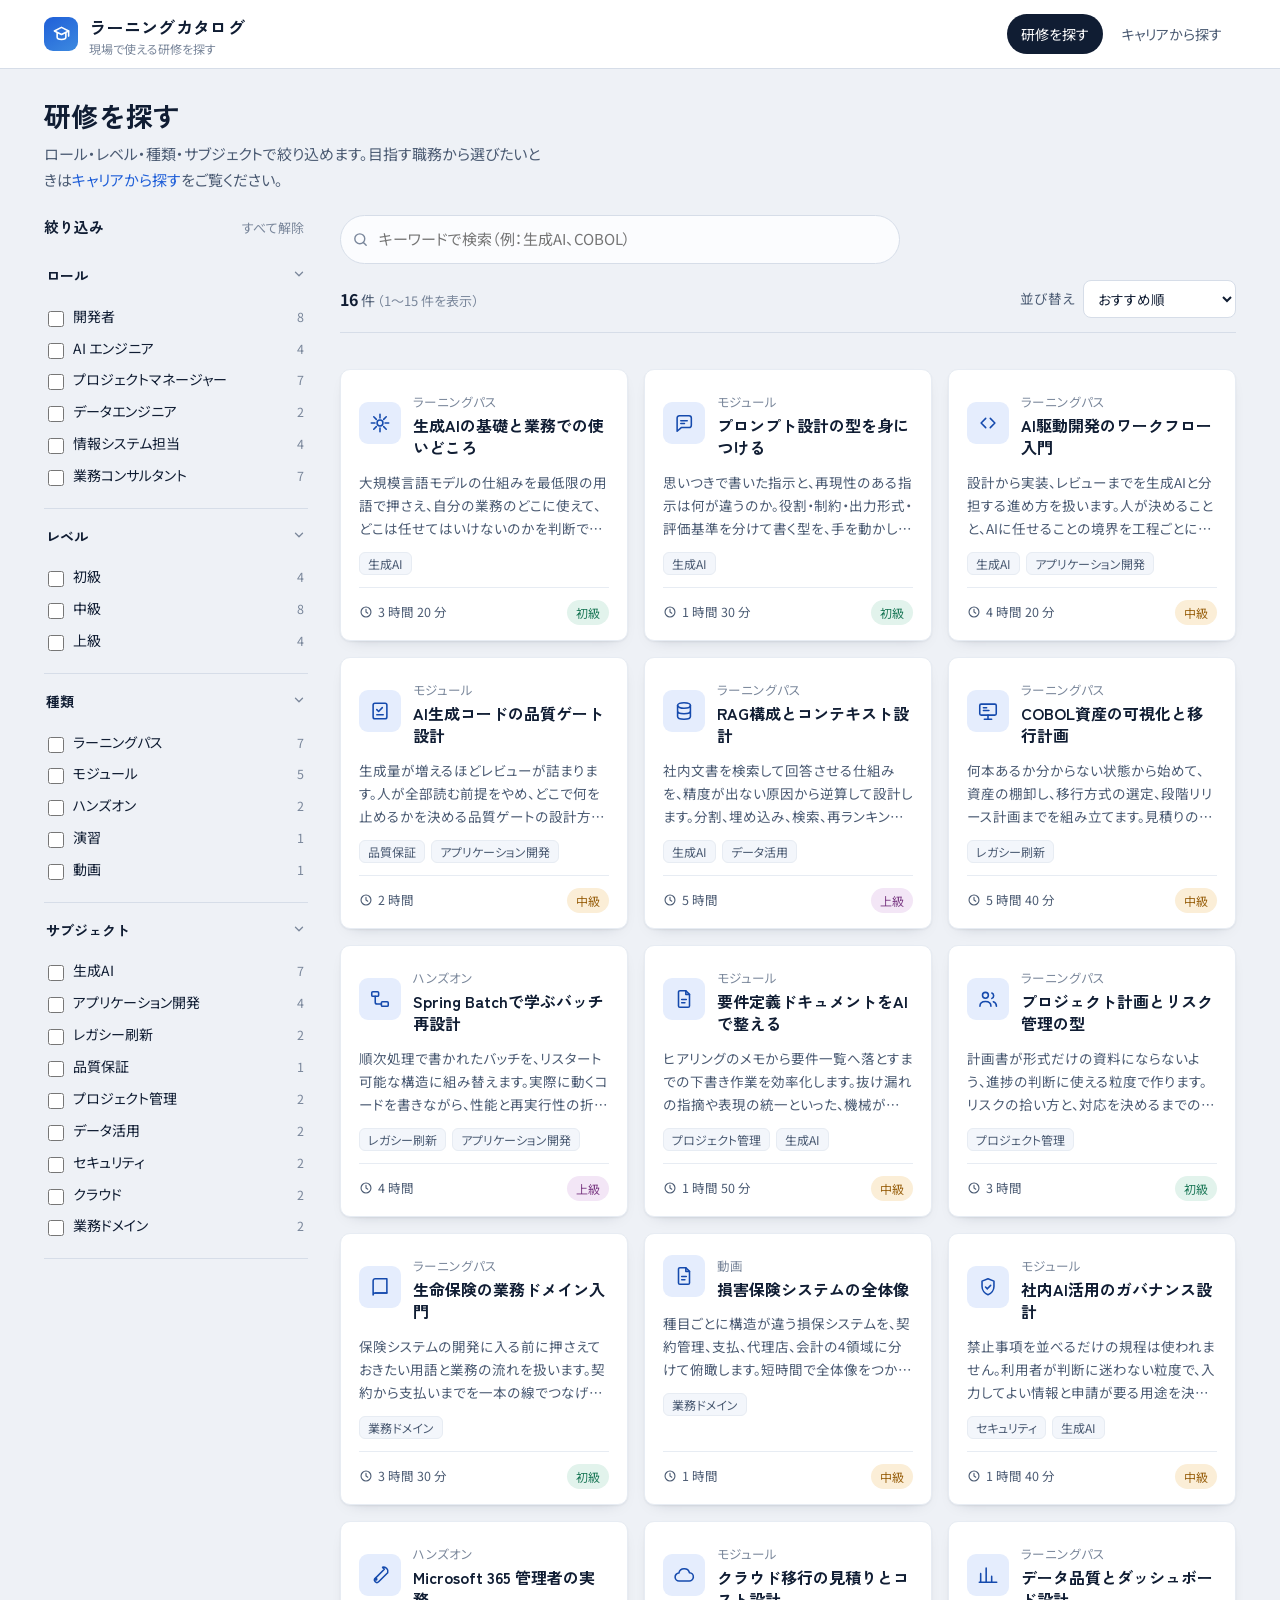
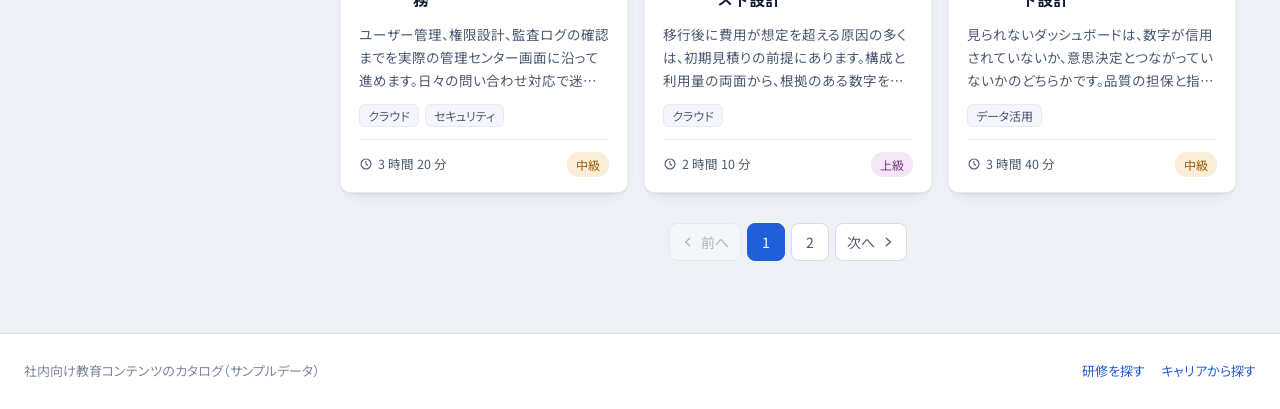
<file: learning-catalog/index.html>
<!DOCTYPE html>
<html lang="ja">
<head>
<meta charset="utf-8">
<meta name="viewport" content="width=device-width, initial-scale=1">
<title>研修を探す | ラーニングカタログ</title>
<meta name="description" content="ロール・レベル・種類・サブジェクトで研修を絞り込めるカタログです。">
<link rel="preconnect" href="https://fonts.googleapis.com">
<link rel="preconnect" href="https://fonts.gstatic.com" crossorigin>
<link href="https://fonts.googleapis.com/css2?family=Zen+Kaku+Gothic+New:wght@500;700&family=Noto+Sans+JP:wght@400;500;700&display=swap" rel="stylesheet">
<link rel="stylesheet" href="assets/css/base.css">
<link rel="stylesheet" href="assets/css/catalog.css">
</head>
<body>

<header class="site-header">
  <div class="header-inner">
    <a class="brand" href="index.html">
      <span class="brand-mark" aria-hidden="true">
        <svg width="19" height="19" viewBox="0 0 24 24" fill="none" stroke="currentColor" stroke-width="2" stroke-linecap="round" stroke-linejoin="round"><path d="M3 7.5 12 3l9 4.5-9 4.5z"/><path d="M6.5 10v5.5c0 1.5 2.6 2.8 5.5 2.8s5.5-1.3 5.5-2.8V10"/><path d="M21 7.5V14"/></svg>
      </span>
      <span>
        <span class="brand-name" data-brand-name>ラーニングカタログ</span>
        <span class="brand-sub" data-brand-sub>現場で使える研修を探す</span>
      </span>
    </a>
    <nav class="site-nav">
      <a href="index.html" data-nav="catalog">研修を探す</a>
      <a href="careers.html" data-nav="careers">キャリアから探す</a>
    </nav>
  </div>
</header>

<main class="wrap">
  <div class="page-head">
    <h1>研修を探す</h1>
    <p>ロール・レベル・種類・サブジェクトで絞り込めます。目指す職務から選びたいときは<a href="careers.html">キャリアから探す</a>をご覧ください。</p>
  </div>

  <div class="browse">
    <aside class="filters" id="filters" data-mobile-open="false" aria-label="絞り込み">
      <div class="filters-head">
        <h2>絞り込み</h2>
        <button class="link-btn" id="clearAll" type="button">すべて解除</button>
      </div>
      <div id="filterGroups"></div>
    </aside>

    <section aria-label="検索結果">
      <div class="results-search">
        <label class="visually-hidden" for="q">研修を検索</label>
        <div class="searchbox">
          <svg width="17" height="17" viewBox="0 0 24 24" fill="none" stroke="currentColor" stroke-width="2" stroke-linecap="round"><circle cx="11" cy="11" r="7"/><path d="m20 20-3.5-3.5"/></svg>
          <input id="q" type="search" placeholder="キーワードで検索（例：生成AI、COBOL）" autocomplete="off">
          <button class="clear-q" id="clearQ" type="button" aria-label="検索キーワードを消す">
            <svg width="15" height="15" viewBox="0 0 24 24" fill="none" stroke="currentColor" stroke-width="2" stroke-linecap="round"><path d="M6 6l12 12M18 6 6 18"/></svg>
          </button>
        </div>
      </div>

      <div class="results-bar">
        <button class="filter-toggle" id="filterToggle" type="button">
          <svg width="16" height="16" viewBox="0 0 24 24" fill="none" stroke="currentColor" stroke-width="2" stroke-linecap="round"><path d="M4 6h16M7 12h10M10 18h4"/></svg>
          絞り込み<span class="badge" id="filterBadge" hidden>0</span>
        </button>
        <p class="count" id="count"></p>
        <div class="sort">
          <label for="sort">並び替え</label>
          <select id="sort">
            <option value="default">おすすめ順</option>
            <option value="title">名前順</option>
            <option value="short">所要時間が短い順</option>
            <option value="long">所要時間が長い順</option>
            <option value="level">レベル順</option>
          </select>
        </div>
      </div>

      <div class="chips" id="chips"></div>
      <div class="grid" id="grid"></div>
      <nav class="pager" id="pager" aria-label="ページ送り"></nav>
    </section>
  </div>
</main>

<footer class="site-footer">
  <div class="footer-inner">
    <span data-brand-footer></span>
    <nav>
      <a href="index.html">研修を探す</a>
      <a href="careers.html">キャリアから探す</a>
    </nav>
  </div>
</footer>

<script src="assets/data/config.js"></script>
<script src="assets/data/contents.js"></script>
<script src="assets/data/careers.js"></script>
<script src="assets/js/site.js"></script>
<script src="assets/js/catalog.js"></script>
</body>
</html>
</file>
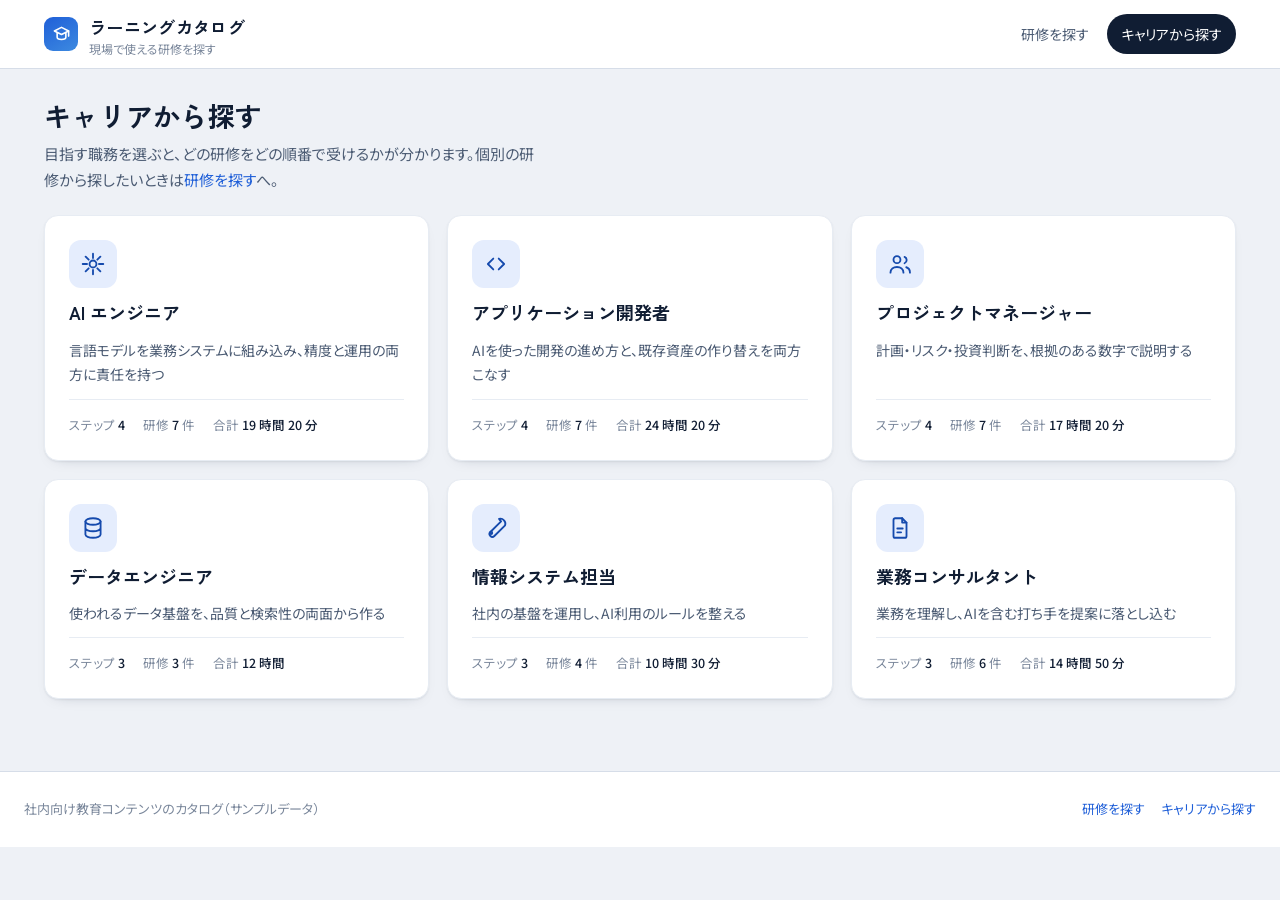
<file: learning-catalog/careers.html>
<!DOCTYPE html>
<html lang="ja">
<head>
<meta charset="utf-8">
<meta name="viewport" content="width=device-width, initial-scale=1">
<title>キャリアから探す | ラーニングカタログ</title>
<meta name="description" content="目指す職務ごとに、推奨する研修の順序をまとめています。">
<link rel="preconnect" href="https://fonts.googleapis.com">
<link rel="preconnect" href="https://fonts.gstatic.com" crossorigin>
<link href="https://fonts.googleapis.com/css2?family=Zen+Kaku+Gothic+New:wght@500;700&family=Noto+Sans+JP:wght@400;500;700&display=swap" rel="stylesheet">
<link rel="stylesheet" href="assets/css/base.css">
<link rel="stylesheet" href="assets/css/career.css">
</head>
<body>

<header class="site-header">
  <div class="header-inner">
    <a class="brand" href="index.html">
      <span class="brand-mark" aria-hidden="true">
        <svg width="19" height="19" viewBox="0 0 24 24" fill="none" stroke="currentColor" stroke-width="2" stroke-linecap="round" stroke-linejoin="round"><path d="M3 7.5 12 3l9 4.5-9 4.5z"/><path d="M6.5 10v5.5c0 1.5 2.6 2.8 5.5 2.8s5.5-1.3 5.5-2.8V10"/><path d="M21 7.5V14"/></svg>
      </span>
      <span>
        <span class="brand-name" data-brand-name>ラーニングカタログ</span>
        <span class="brand-sub" data-brand-sub>現場で使える研修を探す</span>
      </span>
    </a>
    <nav class="site-nav">
      <a href="index.html" data-nav="catalog">研修を探す</a>
      <a href="careers.html" data-nav="careers">キャリアから探す</a>
    </nav>
  </div>
</header>

<main class="wrap">
  <div class="page-head">
    <h1>キャリアから探す</h1>
    <p>目指す職務を選ぶと、どの研修をどの順番で受けるかが分かります。個別の研修から探したいときは<a href="index.html">研修を探す</a>へ。</p>
  </div>
  <div class="career-grid" id="careerGrid"></div>
</main>

<footer class="site-footer">
  <div class="footer-inner">
    <span data-brand-footer></span>
    <nav>
      <a href="index.html">研修を探す</a>
      <a href="careers.html">キャリアから探す</a>
    </nav>
  </div>
</footer>

<script src="assets/data/config.js"></script>
<script src="assets/data/contents.js"></script>
<script src="assets/data/careers.js"></script>
<script src="assets/js/site.js"></script>
<script src="assets/js/career-list.js"></script>
</body>
</html>
</file>
<file: learning-catalog/assets/css/base.css>
/* =====================================================================
   base.css — 全ページ共通のトークンと部品
   色や余白をまとめて変えたいときは :root の値を編集してください。
   ===================================================================== */
:root{
  --ink:#101d33;
  --ink-2:#4b5b73;
  --ink-3:#7a879b;
  --bg:#eef1f6;
  --surface:#ffffff;
  --edge:#d6dde8;
  --edge-soft:#e7ecf3;
  --accent:#1f5fd8;
  --accent-ink:#154aad;
  --accent-soft:#e5edfd;
  --focus:#ffb200;

  --lv-beginner:#1f7a5a;
  --lv-beginner-bg:#e2f3ec;
  --lv-intermediate:#9a6210;
  --lv-intermediate-bg:#fbeed7;
  --lv-advanced:#7d3d86;
  --lv-advanced-bg:#f3e6f6;

  --radius:10px;
  --shadow:0 1px 2px rgba(16,29,51,.06), 0 6px 16px -12px rgba(16,29,51,.35);
  --sans:"Noto Sans JP", system-ui, -apple-system, "Hiragino Kaku Gothic ProN", "Yu Gothic", Meiryo, sans-serif;
  --display:"Zen Kaku Gothic New", var(--sans);
}

*,*::before,*::after{box-sizing:border-box}
html{-webkit-text-size-adjust:100%}
body{
  margin:0; background:var(--bg); color:var(--ink);
  font-family:var(--sans); font-size:15px; line-height:1.75;
  font-feature-settings:"palt" 1;
}
a{color:var(--accent); text-decoration:none}
a:hover{text-decoration:underline}
button{font:inherit; color:inherit}
img{max-width:100%}
:focus-visible{outline:3px solid var(--focus); outline-offset:2px; border-radius:4px}
h1,h2,h3{font-family:var(--display); line-height:1.4; margin:0}
.visually-hidden{
  position:absolute; width:1px; height:1px; padding:0; margin:-1px;
  overflow:hidden; clip:rect(0 0 0 0); white-space:nowrap; border:0;
}

/* ---------- ヘッダー ---------- */
.site-header{background:var(--surface); border-bottom:1px solid var(--edge); position:sticky; top:0; z-index:30}
.header-inner{max-width:1240px; margin:0 auto; padding:12px 24px; display:flex; align-items:center; gap:26px; flex-wrap:wrap}
.brand{display:flex; align-items:center; gap:11px; color:inherit}
.brand:hover{text-decoration:none}
.brand-mark{
  width:34px; height:34px; border-radius:9px; flex:none;
  background:linear-gradient(148deg,var(--accent),#3d8ae0); display:grid; place-items:center; color:#fff;
}
.brand-name{font-family:var(--display); font-weight:700; font-size:17px; letter-spacing:.02em; display:block}
.brand-sub{font-size:12px; color:var(--ink-3); line-height:1.2; display:block}
.site-nav{display:flex; gap:4px; margin-left:auto}
.site-nav a{
  padding:8px 14px; border-radius:999px; color:var(--ink-2); font-size:14px;
}
.site-nav a:hover{background:var(--accent-soft); color:var(--accent-ink); text-decoration:none}
.site-nav a[aria-current="page"]{background:var(--ink); color:#fff}

/* ---------- ページ枠 ---------- */
.wrap{max-width:1240px; margin:0 auto; padding:28px 24px 72px}
.page-head{margin-bottom:22px; max-width:62ch}
.page-head h1{font-size:27px; letter-spacing:.01em}
.page-head p{margin:6px 0 0; color:var(--ink-2)}
.crumbs{font-size:13px; color:var(--ink-3); margin-bottom:12px}
.crumbs a{color:var(--ink-2)}
.crumbs span{margin:0 7px; color:var(--edge)}

/* ---------- ボタン ---------- */
.btn{
  display:inline-flex; align-items:center; gap:8px; padding:10px 20px; border-radius:999px;
  border:1px solid var(--accent); background:var(--accent); color:#fff; cursor:pointer; font-size:14px;
}
.btn:hover{background:var(--accent-ink); color:#fff; text-decoration:none}
.btn-ghost{background:transparent; color:var(--accent); border-color:var(--edge)}
.btn-ghost:hover{background:var(--accent-soft); color:var(--accent-ink)}
.link-btn{border:0; background:none; padding:2px 4px; color:var(--accent); cursor:pointer; font-size:13px; border-radius:4px}
.link-btn:hover{text-decoration:underline}
.link-btn[disabled]{color:var(--ink-3); cursor:default; text-decoration:none}

/* ---------- 共通パーツ ---------- */
.icon-tile{
  width:42px; height:42px; border-radius:9px; flex:none; display:grid; place-items:center;
  background:var(--accent-soft); color:var(--accent-ink);
}
.level{padding:2px 9px; border-radius:999px; font-size:12px; white-space:nowrap}
.level-beginner{color:var(--lv-beginner); background:var(--lv-beginner-bg)}
.level-intermediate{color:var(--lv-intermediate); background:var(--lv-intermediate-bg)}
.level-advanced{color:var(--lv-advanced); background:var(--lv-advanced-bg)}
.subject-tag{
  font-size:12px; line-height:1.6; color:var(--ink-2); background:#f3f6fb;
  border:1px solid var(--edge-soft); border-radius:6px; padding:1px 8px;
}
.dur{display:inline-flex; align-items:center; gap:5px; font-variant-numeric:tabular-nums}

/* ---------- 研修カード（一覧・キャリアパス共通） ---------- */
.grid{display:grid; grid-template-columns:repeat(auto-fill, minmax(268px,1fr)); gap:16px}
.card{
  display:flex; flex-direction:column; gap:12px; text-align:left; color:inherit;
  background:var(--surface); border:1px solid var(--edge-soft); border-radius:var(--radius);
  padding:18px 18px 15px; box-shadow:var(--shadow);
  transition:border-color .15s ease, transform .15s ease;
}
.card:hover{border-color:#b9c8e0; transform:translateY(-2px); text-decoration:none}
.card:hover .card-title{color:var(--accent-ink)}
.card-top{display:flex; align-items:center; gap:12px}
.card-kind{font-size:12.5px; color:var(--ink-3)}
.card-title{font-size:16px; margin:0; color:var(--ink)}
.card-desc{
  margin:0; font-size:13.5px; color:var(--ink-2); line-height:1.7;
  display:-webkit-box; -webkit-line-clamp:3; -webkit-box-orient:vertical; overflow:hidden;
}
.card-subjects{display:flex; flex-wrap:wrap; gap:6px}
.card-foot{
  margin-top:auto; padding-top:12px; border-top:1px solid var(--edge-soft);
  display:flex; align-items:center; gap:10px; flex-wrap:wrap; font-size:12.5px; color:var(--ink-2);
}
.card-foot .level{margin-left:auto}

/* ---------- パネル・空状態 ---------- */
.panel{background:var(--surface); border:1px solid var(--edge-soft); border-radius:14px; padding:24px 26px; box-shadow:var(--shadow)}
.panel + .panel{margin-top:18px}
.panel h2{font-size:17px; margin-bottom:12px}
.panel p{margin:0 0 12px; color:var(--ink-2); max-width:70ch}
.check-list{list-style:none; margin:0; padding:0}
.check-list li{position:relative; padding:5px 0 5px 27px; color:var(--ink-2)}
.check-list li::before{
  content:""; position:absolute; left:2px; top:14px; width:11px; height:6px;
  border-left:2px solid var(--accent); border-bottom:2px solid var(--accent); transform:rotate(-45deg);
}
.empty{
  background:var(--surface); border:1px dashed var(--edge); border-radius:var(--radius);
  padding:44px 28px; text-align:center;
}
.empty h3{font-size:17px; margin-bottom:6px}
.empty p{color:var(--ink-2); margin:0 0 14px}

/* ---------- フッター ---------- */
.site-footer{
  border-top:1px solid var(--edge); background:var(--surface);
  padding:26px 24px; color:var(--ink-3); font-size:13px;
}
.footer-inner{max-width:1240px; margin:0 auto; display:flex; gap:16px; flex-wrap:wrap; align-items:center}
.footer-inner nav{margin-left:auto; display:flex; gap:16px}

@media (prefers-reduced-motion:reduce){ .card{transition:none} .card:hover{transform:none} }
@media (max-width:600px){
  .wrap{padding:20px 16px 60px}
  .grid{grid-template-columns:1fr}
  .site-nav{width:100%; margin-left:0}
}
</file>
<file: learning-catalog/assets/css/catalog.css>
/* =====================================================================
   catalog.css — index.html（研修を探す）専用
   ===================================================================== */
.browse{display:grid; grid-template-columns:264px minmax(0,1fr); gap:32px; align-items:start}

/* ---------- 検索 ---------- */
.results-search{margin:0 0 16px; max-width:560px}
.searchbox{position:relative; display:flex; align-items:center}
.searchbox svg{position:absolute; left:12px; color:var(--ink-3); pointer-events:none}
.searchbox input{
  width:100%; padding:10px 38px; border:1px solid var(--edge); border-radius:999px;
  background:#fbfcfe; font:inherit; color:var(--ink);
}
.searchbox input:focus{background:#fff; border-color:var(--accent); outline:none; box-shadow:0 0 0 3px var(--accent-soft)}
.searchbox .clear-q{
  position:absolute; right:6px; width:26px; height:26px; border:0; border-radius:50%;
  background:transparent; color:var(--ink-3); cursor:pointer; display:none; place-items:center;
}
.searchbox .clear-q.on{display:grid}
.searchbox .clear-q:hover{background:var(--edge-soft); color:var(--ink)}

/* ---------- フィルター ---------- */
.filters{position:sticky; top:72px}
.filters-head{display:flex; align-items:baseline; justify-content:space-between; margin-bottom:6px}
.filters-head h2{font-size:15px}
.fgroup{border-bottom:1px solid var(--edge); padding:4px 0}
.fgroup-btn{
  width:100%; display:flex; align-items:center; justify-content:space-between; gap:8px;
  background:none; border:0; padding:11px 2px; cursor:pointer; text-align:left;
  font-family:var(--display); font-weight:700; font-size:14px;
}
.fgroup-btn .chev{transition:transform .18s ease; color:var(--ink-3)}
.fgroup[data-open="false"] .chev{transform:rotate(-90deg)}
.fgroup[data-open="false"] .fgroup-body{display:none}
.fgroup-body{padding:2px 0 12px}
.opt{display:flex; align-items:flex-start; gap:9px; padding:5px 4px; border-radius:6px; cursor:pointer}
.opt:hover{background:var(--accent-soft)}
.opt input{margin:5px 0 0; accent-color:var(--accent); width:16px; height:16px; flex:none}
.opt-label{flex:1; font-size:14px; line-height:1.5}
.opt-count{color:var(--ink-3); font-size:12.5px; font-variant-numeric:tabular-nums}
.opt.is-empty{opacity:.45}
.opt.is-empty:hover{background:none}

/* ---------- 結果ヘッダー ---------- */
.results-bar{
  display:flex; align-items:center; gap:16px; flex-wrap:wrap;
  padding-bottom:14px; border-bottom:1px solid var(--edge); margin-bottom:18px;
}
.count{font-size:14px; color:var(--ink-2); margin:0}
.count b{color:var(--ink); font-size:16px; font-variant-numeric:tabular-nums}
.count .range{color:var(--ink-3); font-size:13px; margin-left:2px}
.sort{margin-left:auto; display:flex; align-items:center; gap:8px; font-size:13.5px; color:var(--ink-2)}
.sort select{font:inherit; padding:7px 10px; border:1px solid var(--edge); border-radius:8px; background:var(--surface); color:var(--ink)}
.chips{display:flex; flex-wrap:wrap; gap:8px; margin:0 0 18px}
.chip{
  display:inline-flex; align-items:center; gap:7px; padding:5px 8px 5px 11px;
  background:var(--accent-soft); color:var(--accent-ink);
  border:1px solid #cddcfa; border-radius:999px; font-size:13px;
}
.chip button{border:0; background:none; cursor:pointer; color:inherit; display:grid; place-items:center; padding:2px; border-radius:50%}
.chip button:hover{background:#cddcfa}
.filter-toggle{
  display:none; align-items:center; gap:8px; padding:9px 14px;
  border:1px solid var(--edge); background:var(--surface); border-radius:999px; cursor:pointer; font-size:14px;
}
.filter-toggle .badge{background:var(--accent); color:#fff; border-radius:999px; padding:0 7px; font-size:12px}

/* ---------- ページ送り ---------- */
.pager{display:flex; align-items:center; justify-content:center; gap:6px; margin-top:30px; flex-wrap:wrap}
.pager button{
  min-width:38px; height:38px; padding:0 11px; border:1px solid var(--edge);
  background:var(--surface); border-radius:8px; cursor:pointer; font-size:14px;
  color:var(--ink-2); font-variant-numeric:tabular-nums;
  display:inline-flex; align-items:center; justify-content:center; gap:6px;
}
.pager button:hover:not([disabled]):not([aria-current]){border-color:var(--accent); color:var(--accent-ink); background:var(--accent-soft)}
.pager button[aria-current="page"]{background:var(--accent); border-color:var(--accent); color:#fff}
.pager button[disabled]{opacity:.4; cursor:default}
.pager .gap{padding:0 2px; color:var(--ink-3)}

@media (max-width:860px){
  .browse{grid-template-columns:1fr; gap:18px}
  .filter-toggle{display:inline-flex}
  .filters{
    position:fixed; inset:0 auto 0 0; width:min(86vw,320px); z-index:40;
    background:var(--surface); padding:18px 20px 40px; overflow-y:auto;
    border-right:1px solid var(--edge); transform:translateX(-102%); transition:transform .22s ease;
    box-shadow:0 0 40px rgba(16,29,51,.2);
  }
  .filters[data-mobile-open="true"]{transform:none}
  .scrim{position:fixed; inset:0; background:rgba(16,29,51,.4); z-index:35}
}
</file>
<file: learning-catalog/assets/css/career.css>
/* =====================================================================
   career.css — careers.html / career.html 専用
   ===================================================================== */

/* ---------- キャリア一覧 ---------- */
.career-grid{display:grid; grid-template-columns:repeat(auto-fill,minmax(310px,1fr)); gap:18px}
.career-card{
  display:flex; flex-direction:column; gap:12px; color:inherit;
  background:var(--surface); border:1px solid var(--edge-soft); border-radius:14px;
  padding:24px; box-shadow:var(--shadow); transition:border-color .15s ease, transform .15s ease;
}
.career-card:hover{border-color:#b9c8e0; transform:translateY(-2px); text-decoration:none}
.career-card:hover h2{color:var(--accent-ink)}
.career-card .icon-tile{width:48px; height:48px; border-radius:12px}
.career-card h2{font-size:18px; margin:0}
.career-card p{margin:0; color:var(--ink-2); font-size:14px}
.career-facts{
  margin-top:auto; padding-top:14px; border-top:1px solid var(--edge-soft);
  display:flex; gap:18px; font-size:12.5px; color:var(--ink-3); flex-wrap:wrap;
}
.career-facts b{color:var(--ink); font-weight:500; font-variant-numeric:tabular-nums}

/* ---------- キャリア詳細のヒーロー ---------- */
.career-hero{
  background:linear-gradient(160deg,#12294f,#1f5fd8 78%); color:#fff;
  border-radius:16px; padding:36px 38px; margin-bottom:26px;
}
.career-hero .eyebrow{font-size:13px; color:#bcd2fb; margin:0 0 8px}
.career-hero h1{font-size:31px; margin:0 0 12px; color:#fff}
.career-hero p{margin:0; max-width:64ch; color:#e2ebfc; line-height:1.85}
.hero-stats{display:flex; flex-wrap:wrap; gap:12px 40px; margin:26px 0 0; padding:22px 0 0; border-top:1px solid rgba(255,255,255,.22)}
.hero-stats div{min-width:130px}
.hero-stats dt{font-size:12.5px; color:#bcd2fb; margin-bottom:3px}
.hero-stats dd{margin:0; font-size:19px; font-family:var(--display); font-weight:700; font-variant-numeric:tabular-nums}
.hero-actions{display:flex; gap:12px; flex-wrap:wrap; margin-top:24px}
.hero-actions .btn{background:#fff; color:var(--accent-ink); border-color:#fff}
.hero-actions .btn:hover{background:#e2ebfc; color:var(--accent-ink)}
.hero-actions .btn-outline{background:transparent; color:#fff; border-color:rgba(255,255,255,.55)}
.hero-actions .btn-outline:hover{background:rgba(255,255,255,.14); color:#fff}

/* ---------- 職務の説明 ---------- */
.about-cols{display:grid; grid-template-columns:repeat(auto-fit,minmax(280px,1fr)); gap:18px; margin-bottom:34px}

/* ---------- 学習ステップ ---------- */
.stage-head{margin:0 0 6px; font-size:22px}
.stage-lead{color:var(--ink-2); margin:0 0 26px; max-width:70ch}
.stage{
  position:relative; padding-left:56px; padding-bottom:38px;
}
.stage:not(:last-child)::before{
  content:""; position:absolute; left:19px; top:44px; bottom:6px; width:2px; background:var(--edge);
}
.stage-num{
  position:absolute; left:0; top:0; width:40px; height:40px; border-radius:50%;
  background:var(--accent); color:#fff; display:grid; place-items:center;
  font-family:var(--display); font-weight:700; font-size:17px;
}
.stage h3{font-size:18px; margin:6px 0 6px}
.stage-desc{color:var(--ink-2); margin:0 0 8px; max-width:68ch}
.stage-meta{font-size:12.5px; color:var(--ink-3); margin:0 0 16px; font-variant-numeric:tabular-nums}

/* ---------- 認定・関連 ---------- */
.cert-list{display:grid; grid-template-columns:repeat(auto-fit,minmax(260px,1fr)); gap:16px}
.cert{
  background:var(--surface); border:1px solid var(--edge-soft); border-left:4px solid var(--accent);
  border-radius:10px; padding:18px 20px; box-shadow:var(--shadow);
}
.cert h3{font-size:15px; margin:0 0 6px}
.cert p{margin:0; font-size:13.5px; color:var(--ink-2)}
.next-careers{display:flex; gap:10px; flex-wrap:wrap; margin-top:14px}
.next-careers a{
  display:inline-flex; align-items:center; gap:9px; padding:9px 16px 9px 10px;
  background:var(--surface); border:1px solid var(--edge); border-radius:999px; color:var(--ink); font-size:14px;
}
.next-careers a:hover{border-color:var(--accent); color:var(--accent-ink); text-decoration:none}
.next-careers .icon-tile{width:28px; height:28px; border-radius:8px}

.section{margin-bottom:40px}
.section > h2{font-size:22px; margin-bottom:6px}
.section > .lead{color:var(--ink-2); margin:0 0 20px; max-width:70ch}

@media (max-width:600px){
  .career-hero{padding:26px 22px; border-radius:14px}
  .career-hero h1{font-size:25px}
  .stage{padding-left:44px}
  .stage-num{width:32px; height:32px; font-size:15px}
  .stage:not(:last-child)::before{left:15px; top:38px}
}
</file>
